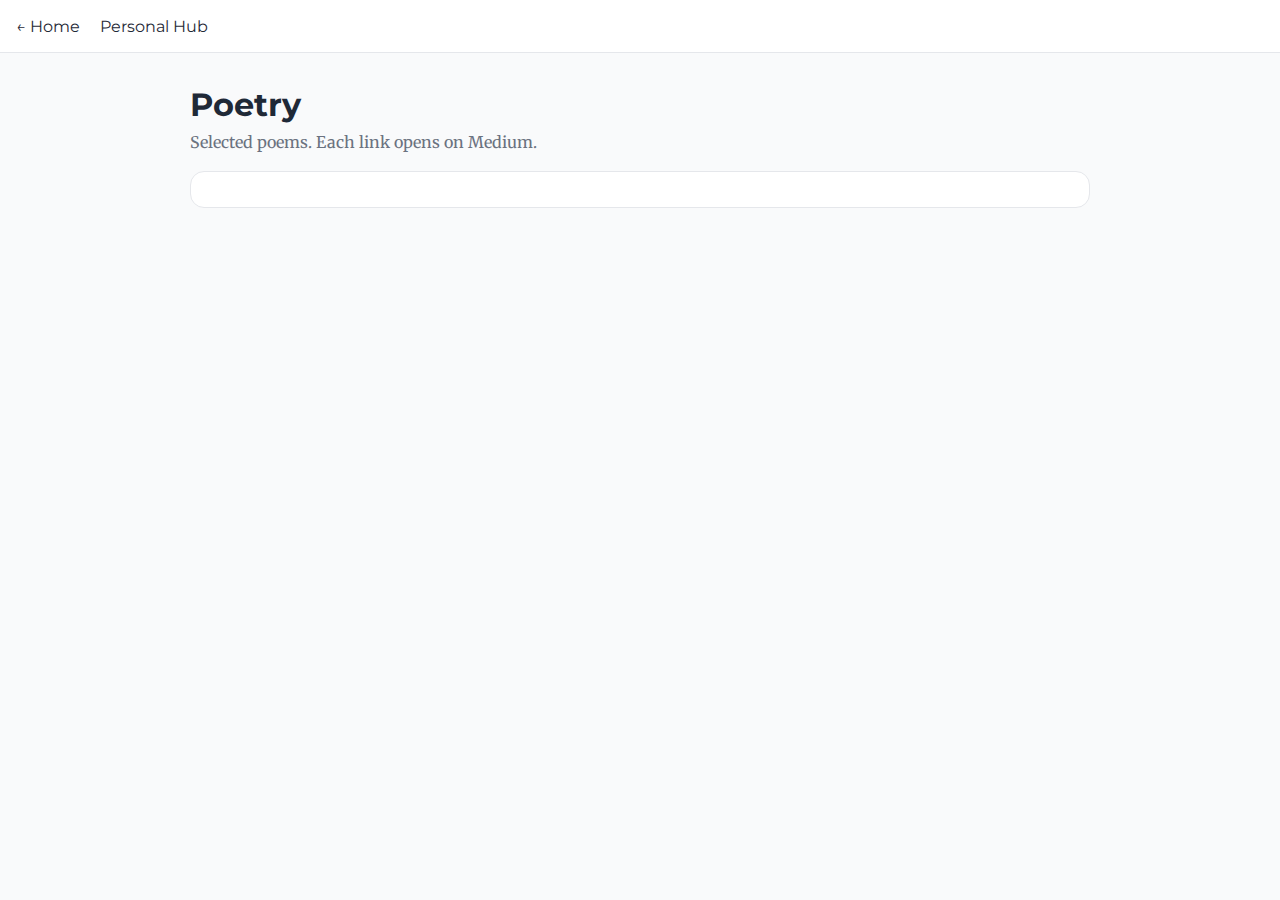
<file: poetry.html>
<!DOCTYPE html>
<html lang="en">
<head>
  <meta charset="UTF-8"/>
  <meta name="viewport" content="width=device-width, initial-scale=1.0"/>
  <title>Poetry — Raghav</title>
  <meta name="description" content="Poetry by Raghav — select poems hosted on Medium."/>
  <link rel="preconnect" href="https://fonts.gstatic.com" crossorigin>
  <link href="https://fonts.googleapis.com/css2?family=Montserrat:wght@500;700&family=Merriweather:wght@300;400;700&display=swap" rel="stylesheet">
  <style>
    :root{--bg:#F9FAFB;--surface:#FFFFFF;--text:#1F2937;--muted:#6B7280;--line:#E5E7EB;--primary:#2563EB}
    html,body{margin:0;padding:0;background:var(--bg);color:var(--text);font-family:'Merriweather',serif}
    .topnav{padding:1rem;border-bottom:1px solid var(--line);background:#fff}
    .topnav a{font-family:'Montserrat',sans-serif;margin-right:1rem;text-decoration:none}
    .wrap{max-width:900px;margin:0 auto;padding:2rem 1rem}
    h1{font-family:'Montserrat',sans-serif;margin:0 0 .5rem}
    p.lead{color:var(--muted);margin:0 0 1.2rem}
    .post{background:#fff;border:1px solid var(--line);border-radius:14px;padding:1rem 1.2rem;margin:1rem 0}
    .post h2{font-family:'Montserrat',sans-serif;margin:.2rem 0}
    .meta{color:var(--muted);font-size:.9rem;margin:.2rem 0 .6rem}
    a{color:inherit;text-decoration:none}
    a:hover{text-decoration:underline}
  </style>
</head>
<body>
  <div class="topnav">
    <a href="index.html">← Home</a>
    <a href="personal.html">Personal Hub</a>
  </div>
  <main class="wrap">
    <h1>Poetry</h1>
    <p class="lead">Selected poems. Each link opens on Medium.</p>

    <!-- COPY/EDIT below for each poem -->
    <article class="post">
      <h2><a
</file>
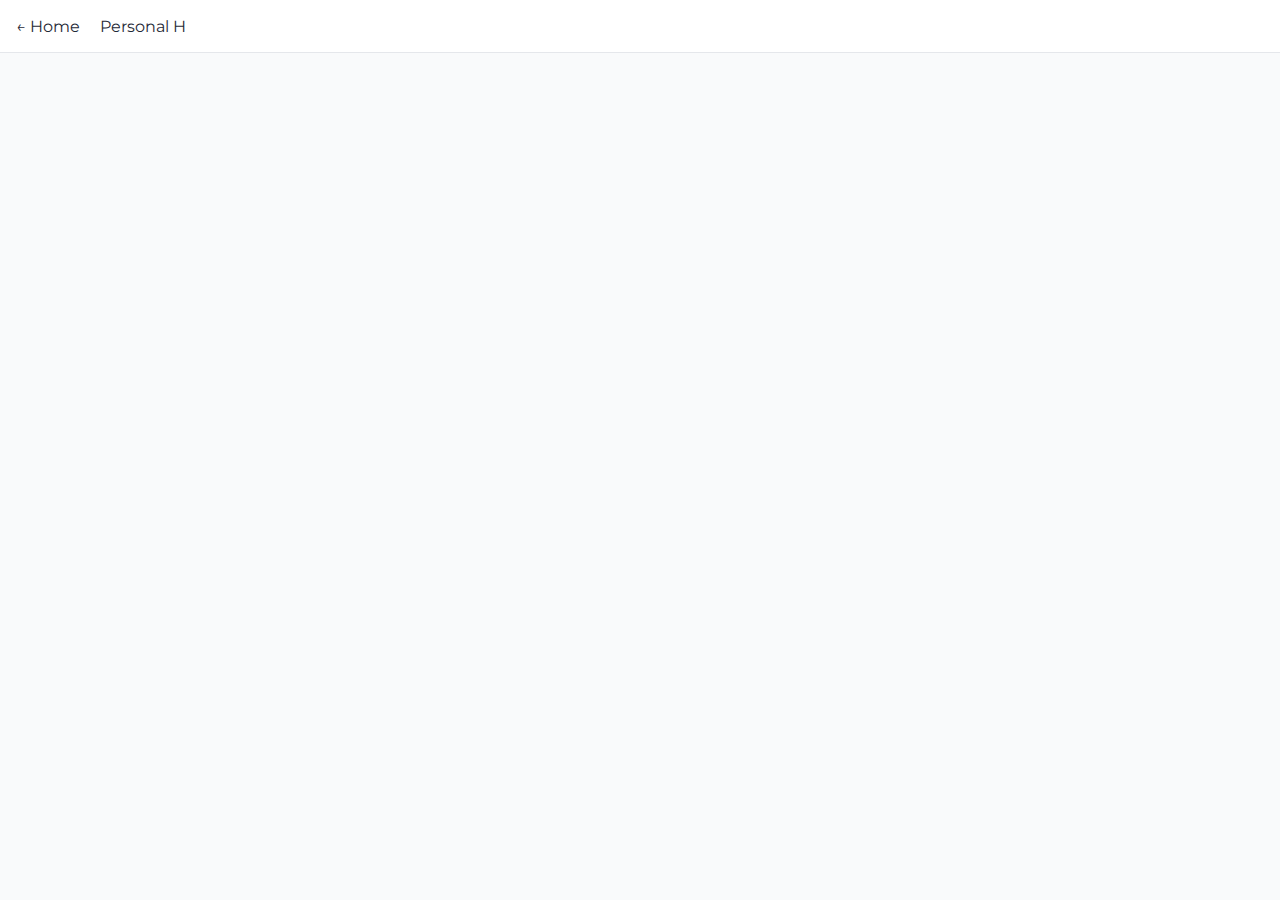
<file: reflections.html>
<!DOCTYPE html>
<html lang="en">
<head>
  <meta charset="UTF-8"/>
  <meta name="viewport" content="width=device-width, initial-scale=1.0"/>
  <title>Reflections — Raghav</title>
  <meta name="description" content="Life notes and reflective essays by Raghav — linked to Medium."/>
  <link rel="preconnect" href="https://fonts.gstatic.com" crossorigin>
  <link href="https://fonts.googleapis.com/css2?family=Montserrat:wght@500;700&family=Merriweather:wght@300;400;700&display=swap" rel="stylesheet">
  <style>
    :root{--bg:#F9FAFB;--surface:#FFFFFF;--text:#1F2937;--muted:#6B7280;--line:#E5E7EB;--primary:#2563EB}
    html,body{margin:0;padding:0;background:var(--bg);color:var(--text);font-family:'Merriweather',serif}
    .topnav{padding:1rem;border-bottom:1px solid var(--line);background:#fff}
    .topnav a{font-family:'Montserrat',sans-serif;margin-right:1rem;text-decoration:none}
    .wrap{max-width:900px;margin:0 auto;padding:2rem 1rem}
    h1{font-family:'Montserrat',sans-serif;margin:0 0 .5rem}
    p.lead{color:var(--muted);margin:0 0 1.2rem}
    .post{background:#fff;border:1px solid var(--line);border-radius:14px;padding:1rem 1.2rem;margin:1rem 0}
    .post h2{font-family:'Montserrat',sans-serif;margin:.2rem 0}
    .meta{color:var(--muted);font-size:.9rem;margin:.2rem 0 .6rem}
    a{color:inherit;text-decoration:none}
    a:hover{text-decoration:underline}
  </style>
</head>
<body>
  <div class="topnav">
    <a href="index.html">← Home</a>
    <a href="personal.html">Personal H
</file>
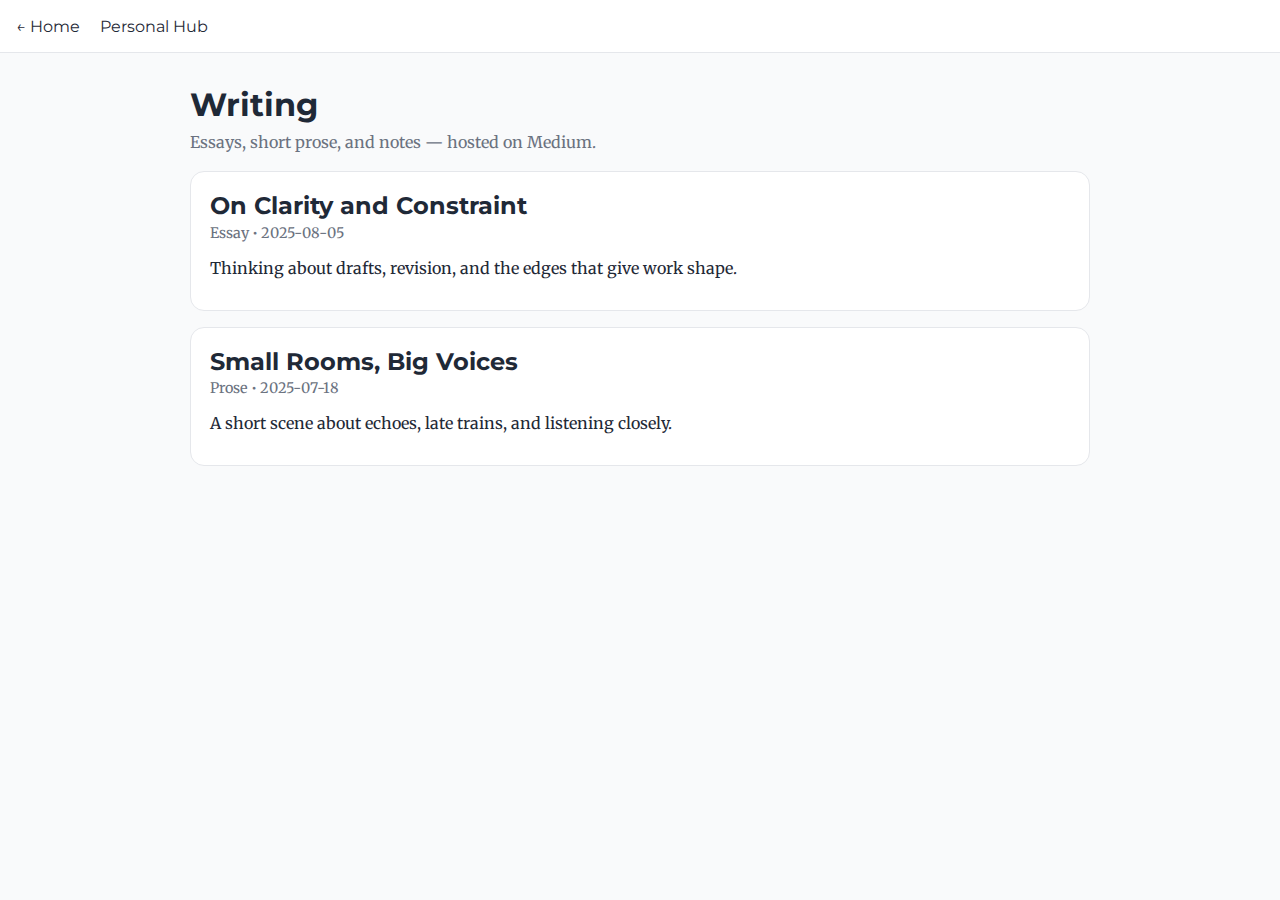
<file: writing.html>
<!DOCTYPE html>
<html lang="en">
<head>
  <meta charset="UTF-8"/>
  <meta name="viewport" content="width=device-width, initial-scale=1.0"/>
  <title>Writing — Raghav</title>
  <meta name="description" content="Essays, prose, and creative notes by Raghav — linked to Medium."/>
  <link rel="preconnect" href="https://fonts.gstatic.com" crossorigin>
  <link href="https://fonts.googleapis.com/css2?family=Montserrat:wght@500;700&family=Merriweather:wght@300;400;700&display=swap" rel="stylesheet">
  <style>
    :root{--bg:#F9FAFB;--surface:#FFFFFF;--text:#1F2937;--muted:#6B7280;--line:#E5E7EB;--primary:#2563EB}
    html,body{margin:0;padding:0;background:var(--bg);color:var(--text);font-family:'Merriweather',serif}
    .topnav{padding:1rem;border-bottom:1px solid var(--line);background:#fff}
    .topnav a{font-family:'Montserrat',sans-serif;margin-right:1rem;text-decoration:none}
    .wrap{max-width:900px;margin:0 auto;padding:2rem 1rem}
    h1{font-family:'Montserrat',sans-serif;margin:0 0 .5rem}
    p.lead{color:var(--muted);margin:0 0 1.2rem}
    .post{background:#fff;border:1px solid var(--line);border-radius:14px;padding:1rem 1.2rem;margin:1rem 0}
    .post h2{font-family:'Montserrat',sans-serif;margin:.2rem 0}
    .meta{color:var(--muted);font-size:.9rem;margin:.2rem 0 .6rem}
    a{color:inherit;text-decoration:none}
    a:hover{text-decoration:underline}
  </style>
</head>
<body>
  <div class="topnav">
    <a href="index.html">← Home</a>
    <a href="personal.html">Personal Hub</a>
  </div>
  <main class="wrap">
    <h1>Writing</h1>
    <p class="lead">Essays, short prose, and notes — hosted on Medium.</p>

    <!-- COPY/EDIT for each essay/story -->
    <article class="post">
      <h2><a href="https://lawofaverags.medium.com/REPLACE-WITH-WRITING" target="_blank" rel="noopener">On Clarity and Constraint</a></h2>
      <div class="meta">Essay • 2025-08-05</div>
      <p>Thinking about drafts, revision, and the edges that give work shape.</p>
    </article>

    <article class="post">
      <h2><a href="https://lawofaverags.medium.com/REPLACE-WITH-WRITING-2" target="_blank" rel="noopener">Small Rooms, Big Voices</a></h2>
      <div class="meta">Prose • 2025-07-18</div>
      <p>A short scene about echoes, late trains, and listening closely.</p>
    </article>
    <!-- /END -->
  </main>
</body>
</html>
</file>
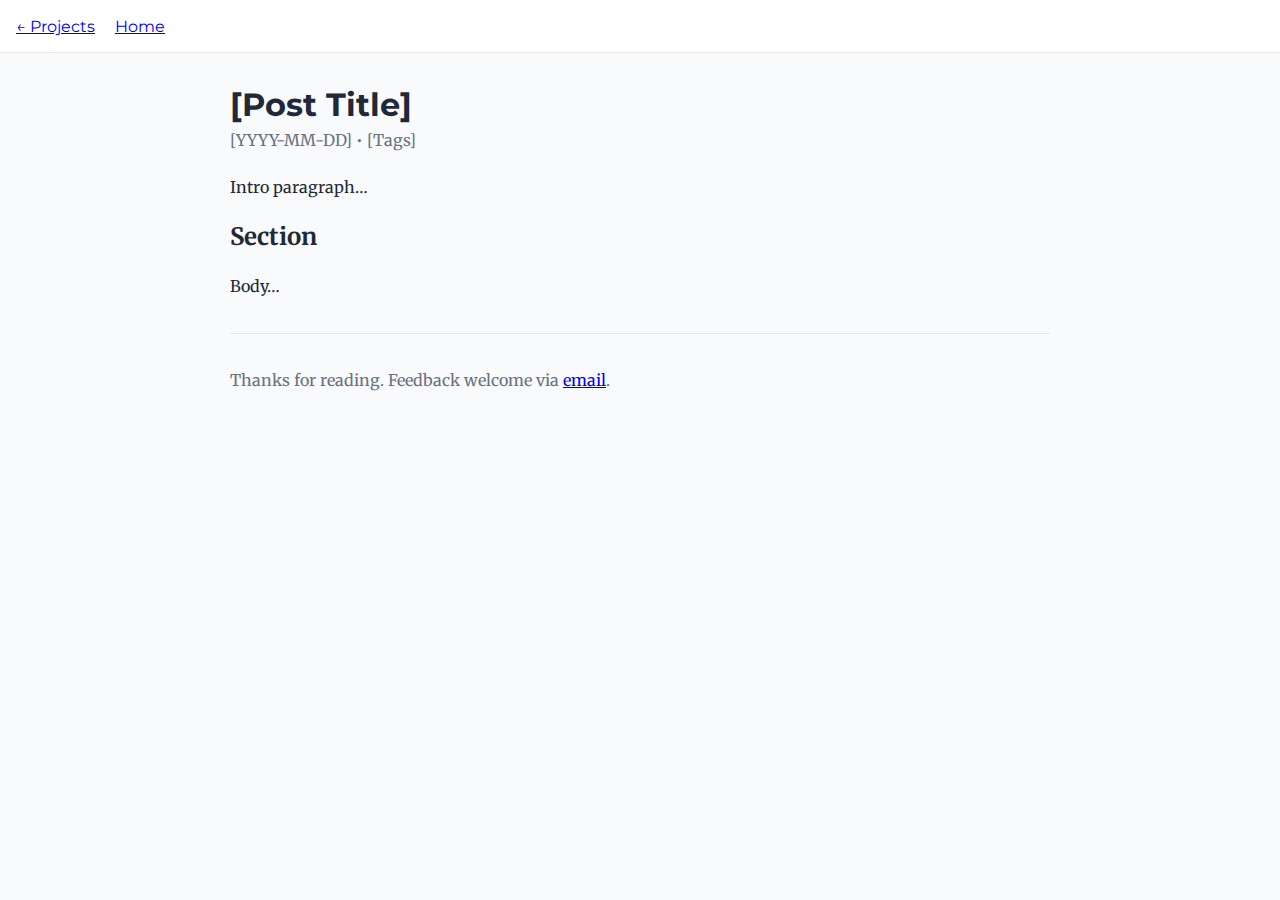
<file: posts/post-template.html>
<!DOCTYPE html>
<html lang="en">
<head>
  <meta charset="UTF-8"/>
  <meta name="viewport" content="width=device-width, initial-scale=1.0"/>
  <title>[Post Title] — Raghav</title>
  <link rel="preconnect" href="https://fonts.gstatic.com" crossorigin>
  <link href="https://fonts.googleapis.com/css2?family=Montserrat:wght@500;700&family=Merriweather:wght@300;400;700&display=swap" rel="stylesheet">
  <style>
    :root{--bg:#F9FAFB;--text:#1F2937;--line:#E5E7EB;}
    html,body{margin:0;padding:0;background:var(--bg);color:var(--text);font-family:'Merriweather',serif}
    .wrap{max-width:820px;margin:0 auto;padding:2rem 1rem}
    h1{font-family:'Montserrat',sans-serif;margin:0 0 .4rem}
    .meta{color:#6B7280;margin-bottom:1.4rem}
    p{line-height:1.8}
    .topnav{padding:1rem 1rem;border-bottom:1px solid var(--line);background:#fff}
    .topnav a{font-family:'Montserrat',sans-serif;margin-right:1rem}
  </style>
</head>
<body>
  <div class="topnav">
    <a href="../projects.html">← Projects</a>
    <a href="../index.html">Home</a>
  </div>
  <main class="wrap">
    <h1>[Post Title]</h1>
    <div class="meta">[YYYY-MM-DD] • [Tags]</div>

    <p>Intro paragraph…</p>
    <h2>Section</h2>
    <p>Body…</p>

    <hr style="margin:2rem 0;border:0;border-top:1px solid var(--line)">
    <p style="color:#6B7280">Thanks for reading. Feedback welcome via <a href="mailto:YOUR.EMAIL@EXAMPLE.COM">email</a>.</p>
  </main>
</body>
</html>
</file>
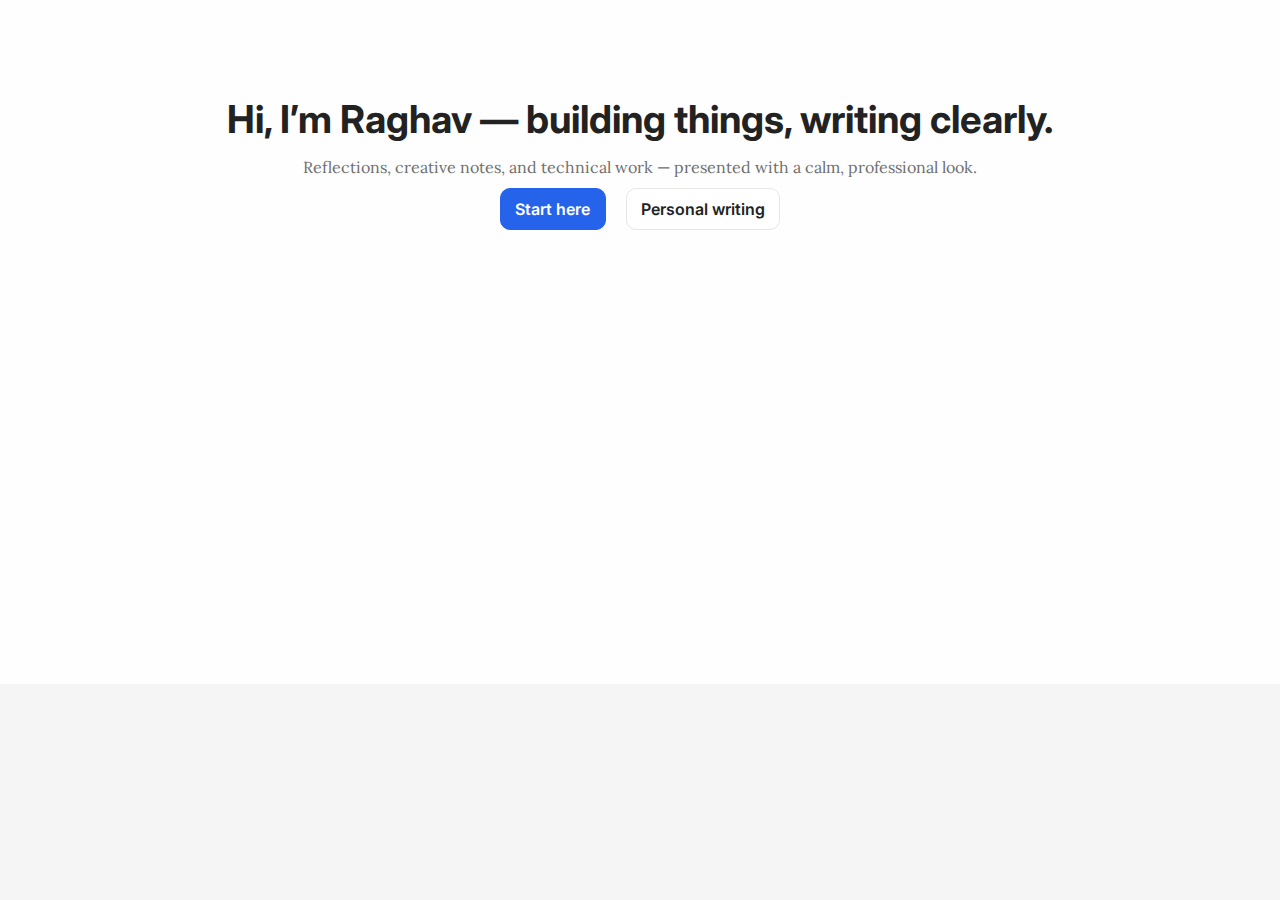
<file: wireframes/bg.html>
<!DOCTYPE html>
<html lang="en">
<head>
  <meta charset="UTF-8"/>
  <meta name="viewport" content="width=device-width, initial-scale=1.0"/>
  <title>Hero Background Example</title>
  <link href="https://fonts.googleapis.com/css2?family=Inter:wght@600;700&family=Lora:wght@400;500&display=swap" rel="stylesheet">
  <style>
    :root{
      --text:#222; --muted:#6F6F6F; --primary:#2563EB; --line:#E6E6E6;
    }
    body{margin:0;font-family:'Lora',serif;background:#F5F5F5;color:var(--text)}
    .hero{
      position:relative;overflow:hidden;min-height:60vh;padding:6rem 1rem 3rem;text-align:center;
    }
    .hero__inner{max-width:900px;margin:0 auto;position:relative;z-index:1}
    .hero::before{
      content:"";position:absolute;inset:0;
      background:url('https://images.unsplash.com/photo-1529626455594-4ff0802cfb7e?auto=format&fit=crop&w=1950&q=80')
        center/cover no-repeat;
      filter:grayscale(100%);
      transform:scale(1.05);
      z-index:-2;
    }
    .hero::after{
      content:"";position:absolute;inset:0;
      background:rgba(255,255,255,0.85);
      z-index:-1;
    }
    h1{font-family:'Inter',sans-serif;font-size:clamp(2rem,3vw,3rem);margin:0 0 .8rem}
    p{max-width:700px;margin:0 auto;color:var(--muted);line-height:1.6}
    .btn{display:inline-block;padding:.6rem .9rem;margin:.5rem;border-radius:10px;font-family:'Inter',sans-serif;font-weight:600;text-decoration:none}
    .btn.primary{background:var(--primary);color:#fff;border:1px solid var(--primary)}
    .btn.ghost{border:1px solid var(--line);color:var(--text);background:#fff}
  </style>
</head>
<body>
  <section class="hero">
    <div class="hero__inner">
      <h1>Hi, I’m Raghav — building things, writing clearly.</h1>
      <p>Reflections, creative notes, and technical work — presented with a calm, professional look.</p>
      <a class="btn primary" href="#">Start here</a>
      <a class="btn ghost" href="#">Personal writing</a>
    </div>
  </section>
</body>
</html>
</file>
